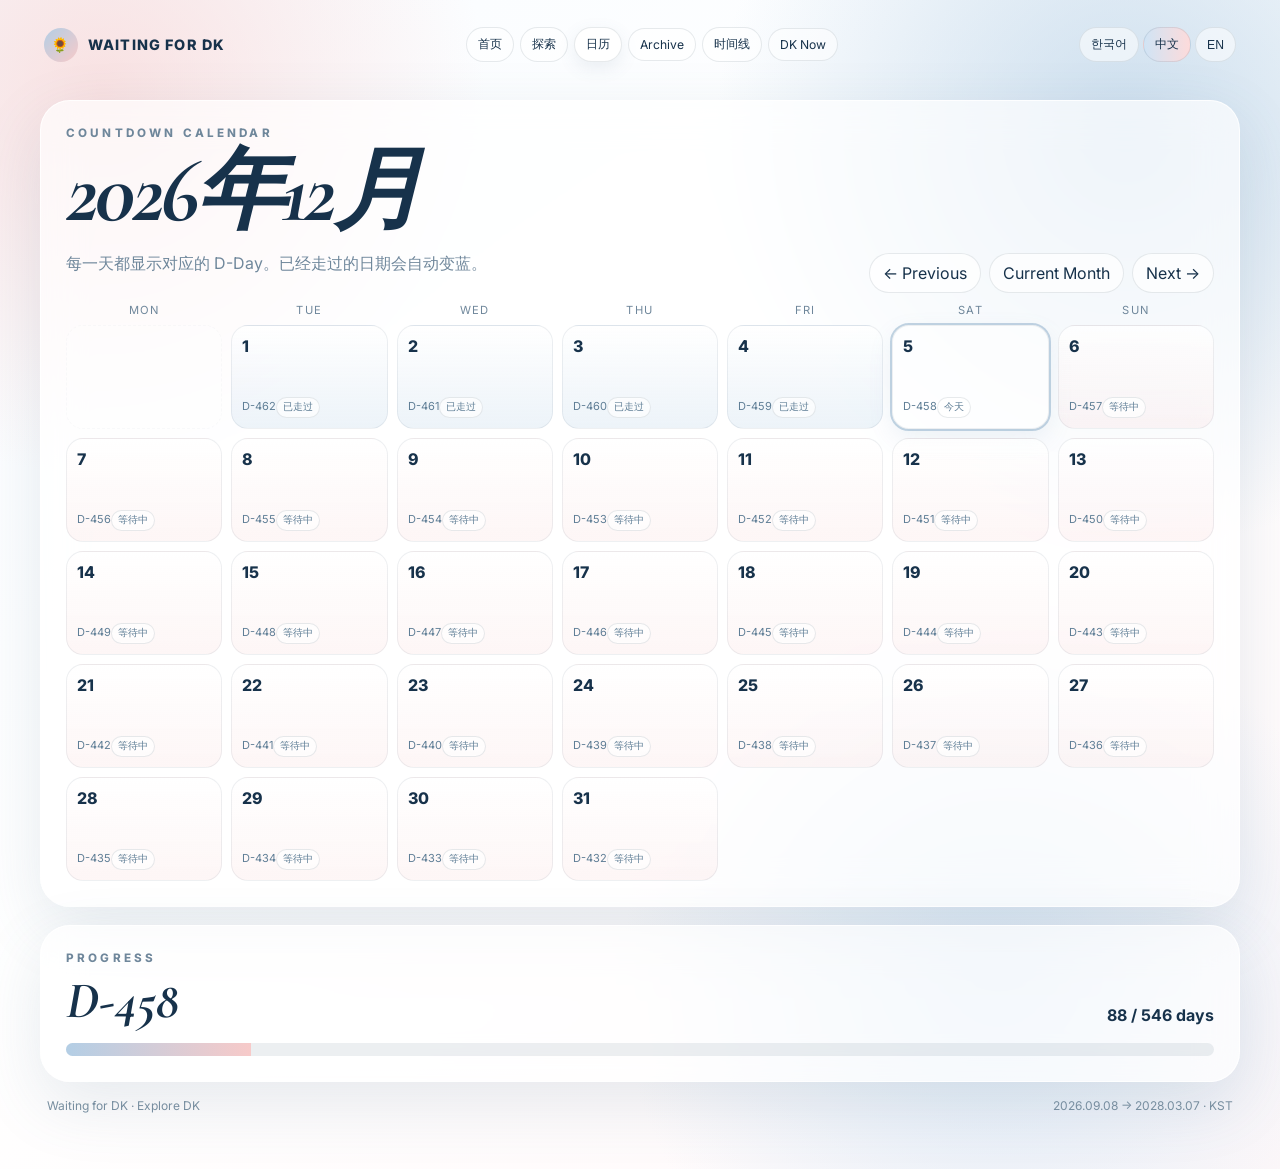
<file: calendar.html>
<!doctype html><html lang="zh-Hans"><head><meta charset="utf-8"><meta name="viewport" content="width=device-width,initial-scale=1"><title>Countdown Calendar · Waiting for DK</title><link rel="preconnect" href="https://fonts.googleapis.com"><link rel="preconnect" href="https://fonts.gstatic.com" crossorigin><link href="https://fonts.googleapis.com/css2?family=Cormorant+Garamond:ital,wght@0,500;0,600;1,500;1,600&family=Inter:wght@400;500;600;700;800&display=swap" rel="stylesheet"><link rel="stylesheet" href="assets/style.css"></head><body><div class="wrap"><nav class="site-nav"></nav>
<section class="glass section"><div class="calendar-head"><div><div class="eyebrow">COUNTDOWN CALENDAR</div><h1 class="page-title" id="monthTitle">September 2026</h1><p class="lede">每一天都显示对应的 D-Day。已经走过的日期会自动变蓝。</p></div><div class="row"><button class="btn" id="prevMonth">← Previous</button><button class="btn" id="currentMonth">Current Month</button><button class="btn" id="nextMonth">Next →</button></div></div>
<div class="weekdays"><div class="weekday">Mon</div><div class="weekday">Tue</div><div class="weekday">Wed</div><div class="weekday">Thu</div><div class="weekday">Fri</div><div class="weekday">Sat</div><div class="weekday">Sun</div></div><div class="calendar-grid" id="calendarGrid"></div></section>
<section class="glass section"><div class="section-head"><div><div class="eyebrow">PROGRESS</div><h2 class="section-title" data-dday>D-540</h2></div><strong data-progress-text>6 / 546 days</strong></div><div class="progressbar"><div class="fill" data-progress-fill></div></div></section>
<footer class="footer"></footer></div><div class="modal-back" id="modalBack"><div class="modal"><button class="close" id="modalClose">×</button><div id="modalContent"></div></div></div><script src="assets/data.js"></script><script src="assets/app.js"></script><script>
let CM=null;const START={y:2026,m:8},END={y:2028,m:2};function cmp(a,b){return a.y!==b.y?a.y-b.y:a.m-b.m}function clamp(s){if(cmp(s,START)<0)return {...START};if(cmp(s,END)>0)return {...END};return s}function addm(s,n){let y=s.y,m=s.m+n;while(m<0){m+=12;y--}while(m>11){m-=12;y++}return clamp({y,m})}function daysIn(y,m){return new Date(Date.UTC(y,m+1,0)).getUTCDate()}function monday(y,m){return (new Date(Date.UTC(y,m,1)).getUTCDay()+6)%7}function iso(y,m,d){return `${y}-${String(m).padStart(2,"0")}-${String(d).padStart(2,"0")}`}
function renderCal(){const t=kst();if(!CM)CM=clamp({y:t.y,m:t.m-1});monthTitle.textContent=new Intl.DateTimeFormat(LANG==="zh"?"zh-CN":LANG==="ko"?"ko-KR":"en-US",{year:"numeric",month:"long"}).format(new Date(CM.y,CM.m,1));calendarGrid.innerHTML="";for(let i=0;i<monday(CM.y,CM.m);i++){let e=document.createElement("div");e.className="day empty";calendarGrid.appendChild(e)}for(let d=1;d<=daysIn(CM.y,CM.m);d++){const s=iso(CM.y,CM.m+1,d);let c="outside",meta="";if(s>=ENLISTMENT&&s<=DISCHARGE){const r=diff(s,DISCHARGE),dd=r===0?"D-DAY":`D-${r}`;let label;if(s<t.iso){c="completed";label=TEXT[LANG].past}else if(s===t.iso){c="today";label=TEXT[LANG].today}else{c="future";label=TEXT[LANG].future}meta=`<div class="day-meta">${dd}<span class="badge">${label}</span></div>`}let e=document.createElement("div");e.className="day "+c;e.innerHTML=`<div class="day-number">${d}</div>${meta}`;calendarGrid.appendChild(e)}prevMonth.disabled=cmp(CM,START)<=0;nextMonth.disabled=cmp(CM,END)>=0}
document.addEventListener("DOMContentLoaded",()=>{renderCal();prevMonth.onclick=()=>{CM=addm(CM,-1);renderCal()};nextMonth.onclick=()=>{CM=addm(CM,1);renderCal()};currentMonth.onclick=()=>{const t=kst();CM=clamp({y:t.y,m:t.m-1});renderCal()}})
</script><script>document.addEventListener("DOMContentLoaded",()=>initNav("calendar"));</script></body></html>
</file>
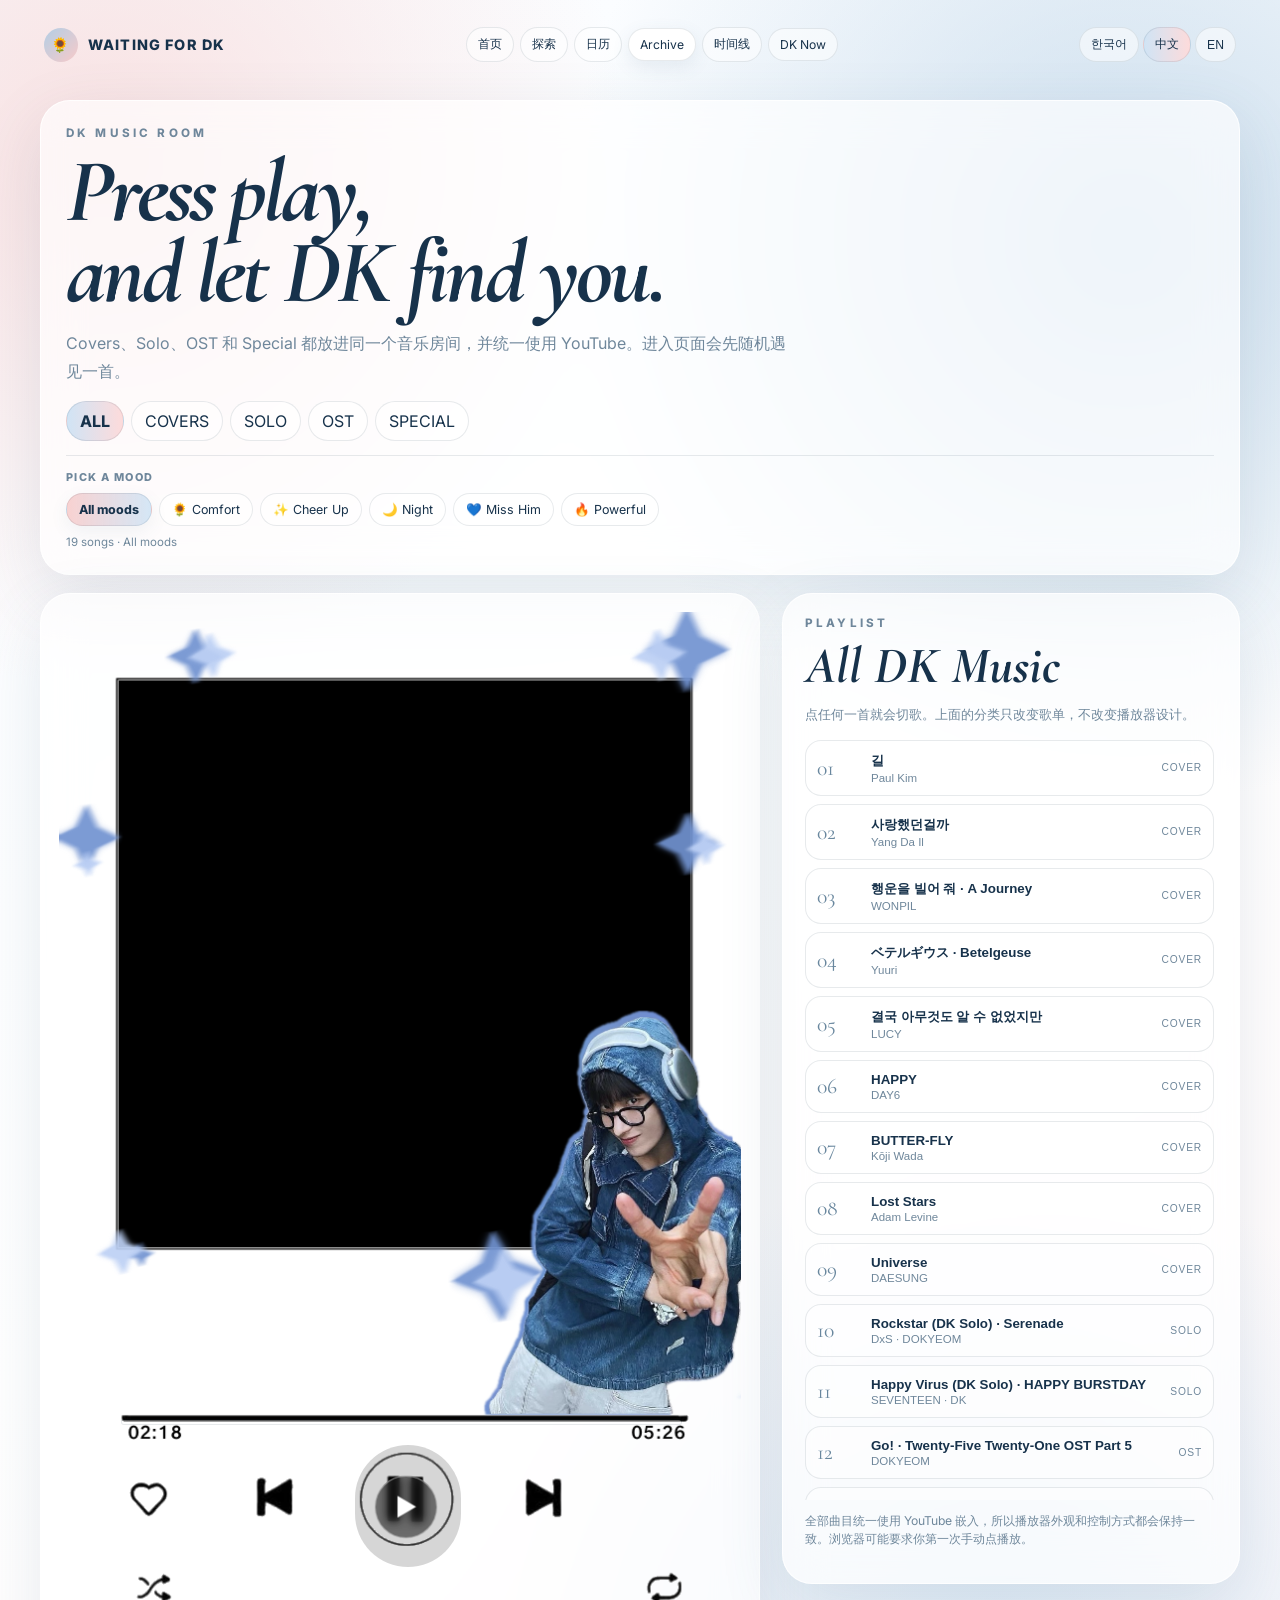
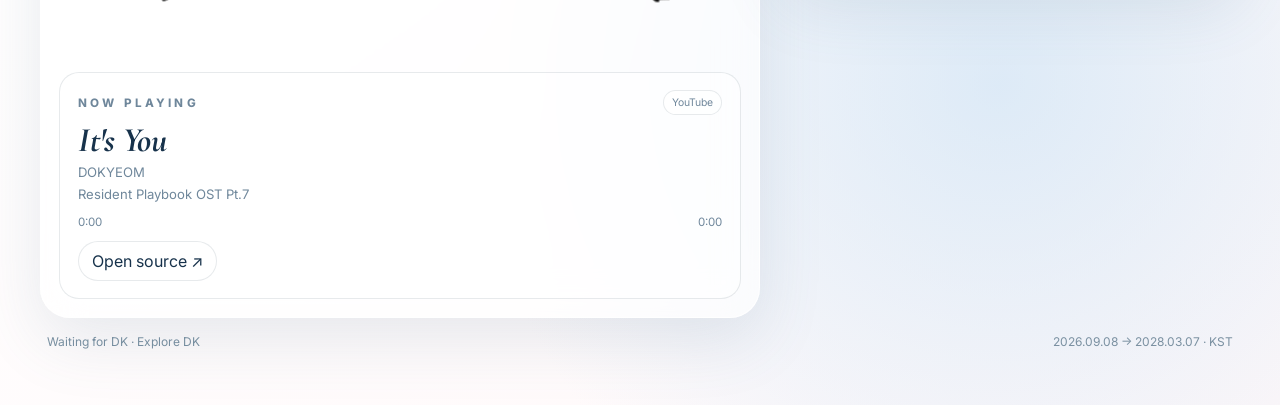
<file: covers.html>
<!doctype html>
<html lang="zh-Hans">
<head>
<meta charset="utf-8"><meta name="viewport" content="width=device-width,initial-scale=1">
<title>DK Music Room · Waiting for DK</title>
<link rel="preconnect" href="https://fonts.googleapis.com"><link rel="preconnect" href="https://fonts.gstatic.com" crossorigin>
<link href="https://fonts.googleapis.com/css2?family=Cormorant+Garamond:ital,wght@0,500;0,600;1,500;1,600&family=Inter:wght@400;500;600;700;800&display=swap" rel="stylesheet">
<link rel="stylesheet" href="assets/style.css">
</head>
<body>
<div class="wrap">
<nav class="site-nav"></nav>

<section class="glass section">
 <div class="eyebrow">DK MUSIC ROOM</div>
 <h1 class="page-title">Press play,<br>and let DK find you.</h1>
 <p class="lede">Covers、Solo、OST 和 Special 都放进同一个音乐房间，并统一使用 YouTube。进入页面会先随机遇见一首。</p>
 <div class="music-tabs">
   <button class="music-tab active" data-cat="all">ALL</button>
   <button class="music-tab" data-cat="cover">COVERS</button>
   <button class="music-tab" data-cat="solo">SOLO</button>
   <button class="music-tab" data-cat="ost">OST</button>
   <button class="music-tab" data-cat="special">SPECIAL</button>
 </div>
 <div class="mood-row">
   <div class="mood-label">PICK A MOOD</div>
   <div class="mood-tabs">
     <button class="mood-tab active" data-mood="all">All moods</button>
     <button class="mood-tab" data-mood="comfort">🌻 Comfort</button>
     <button class="mood-tab" data-mood="cheer">✨ Cheer Up</button>
     <button class="mood-tab" data-mood="night">🌙 Night</button>
     <button class="mood-tab" data-mood="miss">💙 Miss Him</button>
     <button class="mood-tab" data-mood="powerful">🔥 Powerful</button>
   </div>
   <div class="mood-summary" id="moodSummary">All songs · let DK choose one for you.</div>
 </div>
</section>

<section class="dk-player-page" style="margin-top:18px">
 <article class="glass dk-player-card">
  <div class="skin-player">
    <div class="player-video" id="youtubeStage"><div id="ytPlayer"></div></div>
    <div class="spotify-stage" id="spotifyStage"><div id="spotifyEmbed"></div></div>
    <img class="player-skin" src="assets/dk-player-skin.png" alt="DK player skin">

    <div class="player-progress" id="progressHit">
      <div class="player-progress-track"><div class="player-progress-fill" id="progressFill"></div></div>
    </div>

    <button class="player-hit hit-heart" id="heartBtn" aria-label="Favorite"></button>
    <button class="player-hit hit-prev" id="prevBtn" aria-label="Previous"></button>
    <button class="player-hit hit-play" id="playBtn" aria-label="Play or pause"></button>
    <button class="player-hit hit-next" id="nextBtn" aria-label="Next"></button>
    <button class="player-hit hit-shuffle" id="shuffleBtn" aria-label="Shuffle"></button>
    <button class="player-hit hit-repeat" id="repeatBtn" aria-label="Repeat"></button>

    <div class="play-state-icon" id="playIcon">▶</div>
    <div class="favorite-state" id="favoriteState">♥</div>
    <div class="mode-dot shuffle-dot" id="shuffleDot"></div>
    <div class="mode-dot repeat-dot" id="repeatDot"></div>
  </div>

  <div class="now-playing">
    <div class="row" style="justify-content:space-between">
      <div class="eyebrow" style="margin:0">NOW PLAYING</div>
      <span class="provider-badge" id="providerBadge">YouTube</span>
    </div>
    <h2 id="nowTitle">Loading…</h2>
    <div class="now-meta" id="nowArtist"></div>
    <div class="small" id="nowSubtitle" style="margin-top:4px"></div>
    <div class="time-row"><span id="currentTime">0:00</span><span id="duration">0:00</span></div>
    <div class="row" style="margin-top:12px">
      <a class="btn" id="sourceLink" target="_blank">Open source ↗</a>
      <a class="btn" id="behindLink" target="_blank" style="display:none">Behind ↗</a>
    </div>
  </div>
 </article>

 <aside class="glass playlist-panel">
   <div class="eyebrow">PLAYLIST</div>
   <h2 class="section-title" id="playlistTitle">All DK Music</h2>
   <p class="small">点任何一首就会切歌。上面的分类只改变歌单，不改变播放器设计。</p>
   <div class="playlist" id="playlist"></div>
   <p class="player-note">全部曲目统一使用 YouTube 嵌入，所以播放器外观和控制方式都会保持一致。浏览器可能要求你第一次手动点播放。</p>
 </aside>
</section>

<footer class="footer"></footer>
</div>

<div class="modal-back" id="modalBack"><div class="modal"><button class="close" id="modalClose">×</button><div id="modalContent"></div></div></div>

<script src="assets/data.js"></script>
<script src="assets/app.js"></script>
<script src="https://www.youtube.com/iframe_api"></script>
<script>
let allTracks=DATA.music||[];
let filtered=allTracks.slice();
let currentIndex=0;
let currentTrack=null;
let ytPlayer=null;
let shuffleMode=localStorage.getItem("dk-shuffle")==="1";
let repeatMode=localStorage.getItem("dk-repeat")==="1";
let currentCategory="all";
let currentMood="all";
let tick=null;

function formatTime(sec){
 sec=Math.max(0,Math.floor(Number(sec)||0));
 const m=Math.floor(sec/60),s=sec%60;
 return `${m}:${String(s).padStart(2,"0")}`;
}
function randomIndex(exclude){
 if(filtered.length<2)return 0;
 let i=exclude;
 while(i===exclude)i=Math.floor(Math.random()*filtered.length);
 return i;
}
function categoryTitle(cat){
 return {all:"All DK Music",cover:"DK Covers",solo:"DK Solo",ost:"DK OST",special:"Special / Collab"}[cat]||"DK Music";
}
function favoriteKey(){return currentTrack?`dk-fav-${currentTrack.id}`:"dk-fav-none"}
function refreshFavorite(){favoriteState.classList.toggle("show",localStorage.getItem(favoriteKey())==="1")}
function showProvider(provider){
 youtubeStage.style.display="block";
 spotifyStage.classList.remove("active");
 providerBadge.textContent="YouTube";
 progressHit.style.opacity="1";
 progressHit.style.pointerEvents="auto";
 currentTime.style.opacity="1";
 duration.style.opacity="1";
}
function renderPlaylist(){
 playlistTitle.textContent=categoryTitle(currentCategory);
 playlist.innerHTML=filtered.length?filtered.map((t,i)=>`
 <button class="track-item ${currentTrack&&t.id===currentTrack.id?"active":""}" data-i="${i}">
  <span class="track-num">${String(i+1).padStart(2,"0")}</span>
  <span><span class="track-title">${t.title}${t.subtitle?` · ${t.subtitle}`:""}</span><span class="track-artist">${t.artist}</span></span>
  <span class="track-lang">${t.category}</span>
 </button>`).join(""):`<div class="music-empty">No tracks in this room yet.</div>`;
 document.querySelectorAll(".track-item").forEach(b=>b.onclick=()=>loadTrack(Number(b.dataset.i),true));
}
function updateMeta(t){
 nowTitle.textContent=t.title;
 nowArtist.textContent=t.artist||"DOKYEOM";
 nowSubtitle.textContent=t.subtitle||"";
 sourceLink.href=t.url;
 if(t.behind){behindLink.href=t.behind;behindLink.style.display=""}else behindLink.style.display="none";
 refreshFavorite();renderPlaylist();
}

function loadYoutube(t,autoplay=true){
 showProvider("youtube");
 if(ytPlayer&&ytPlayer.loadVideoById){
   if(autoplay)ytPlayer.loadVideoById(t.youtube_id); else ytPlayer.cueVideoById(t.youtube_id);
 }
}
function loadTrack(i,autoplay=true){
 if(!filtered.length)return;
 currentIndex=(i+filtered.length)%filtered.length;
 currentTrack=filtered[currentIndex];
 updateMeta(currentTrack);
 loadYoutube(currentTrack,autoplay);
}
function nextTrack(){loadTrack(shuffleMode?randomIndex(currentIndex):currentIndex+1,true)}
function prevTrack(){loadTrack(shuffleMode?randomIndex(currentIndex):currentIndex-1,true)}

heartBtn.onclick=()=>{
 const k=favoriteKey();
 if(localStorage.getItem(k)==="1")localStorage.removeItem(k);else localStorage.setItem(k,"1");
 refreshFavorite();
};
prevBtn.onclick=prevTrack;
nextBtn.onclick=nextTrack;
shuffleBtn.onclick=()=>{shuffleMode=!shuffleMode;localStorage.setItem("dk-shuffle",shuffleMode?"1":"0");shuffleDot.classList.toggle("show",shuffleMode)};
repeatBtn.onclick=()=>{repeatMode=!repeatMode;localStorage.setItem("dk-repeat",repeatMode?"1":"0");repeatDot.classList.toggle("show",repeatMode)};
playBtn.onclick=()=>{
 if(!currentTrack||!ytPlayer)return;
 const s=ytPlayer.getPlayerState();
 s===YT.PlayerState.PLAYING?ytPlayer.pauseVideo():ytPlayer.playVideo();
};
progressHit.onclick=e=>{
 if(!currentTrack||!ytPlayer||!ytPlayer.getDuration)return;
 const rect=progressHit.getBoundingClientRect(),ratio=Math.max(0,Math.min(1,(e.clientX-rect.left)/rect.width));
 ytPlayer.seekTo(ytPlayer.getDuration()*ratio,true);
};

function applyFilters(chooseRandom=false){
 filtered=allTracks.filter(t=>{
   const catOK=currentCategory==="all"||t.category===currentCategory;
   const moodOK=currentMood==="all"||(t.moods||[]).includes(currentMood);
   return catOK&&moodOK;
 });
 const moodNames={all:"All moods",comfort:"🌻 Comfort",cheer:"✨ Cheer Up",night:"🌙 Night",miss:"💙 Miss Him",powerful:"🔥 Powerful"};
 moodSummary.textContent=`${filtered.length} song${filtered.length===1?"":"s"} · ${moodNames[currentMood]}`;
 renderPlaylist();
 if(chooseRandom&&filtered.length)loadTrack(Math.floor(Math.random()*filtered.length),false);
}
function setCategory(cat){
 currentCategory=cat;
 document.querySelectorAll(".music-tab").forEach(b=>b.classList.toggle("active",b.dataset.cat===cat));
 applyFilters(true);
}
function setMood(mood){
 currentMood=mood;
 document.querySelectorAll(".mood-tab").forEach(b=>b.classList.toggle("active",b.dataset.mood===mood));
 applyFilters(true);
}

function onYouTubeIframeAPIReady(){
 const firstYT=allTracks.find(t=>t.provider==="youtube");
 ytPlayer=new YT.Player("ytPlayer",{
   videoId:firstYT?firstYT.youtube_id:"",
   playerVars:{autoplay:0,controls:0,rel:0,playsinline:1,enablejsapi:1},
   events:{
    onStateChange:e=>{
      if(currentTrack)playIcon.textContent=e.data===YT.PlayerState.PLAYING?"Ⅱ":"▶";
      if(e.data===YT.PlayerState.ENDED&&currentTrack){
        repeatMode?(ytPlayer.seekTo(0),ytPlayer.playVideo()):nextTrack();
      }
    }
   }
 });
 tick=setInterval(()=>{
   if(!currentTrack||!ytPlayer||!ytPlayer.getDuration)return;
   const dur=ytPlayer.getDuration()||0,cur=ytPlayer.getCurrentTime()||0;
   duration.textContent=formatTime(dur);currentTime.textContent=formatTime(cur);progressFill.style.width=dur?`${cur/dur*100}%`:"0%";
 },500);
}


document.addEventListener("DOMContentLoaded",()=>{
 initNav("archive");
 shuffleDot.classList.toggle("show",shuffleMode);
 repeatDot.classList.toggle("show",repeatMode);
 document.querySelectorAll(".music-tab").forEach(b=>b.onclick=()=>setCategory(b.dataset.cat));
 document.querySelectorAll(".mood-tab").forEach(b=>b.onclick=()=>setMood(b.dataset.mood));
 filtered=allTracks.slice();
 applyFilters(false);
 if(filtered.length)loadTrack(Math.floor(Math.random()*filtered.length),false);
});
</script>
</body>
</html>
</file>
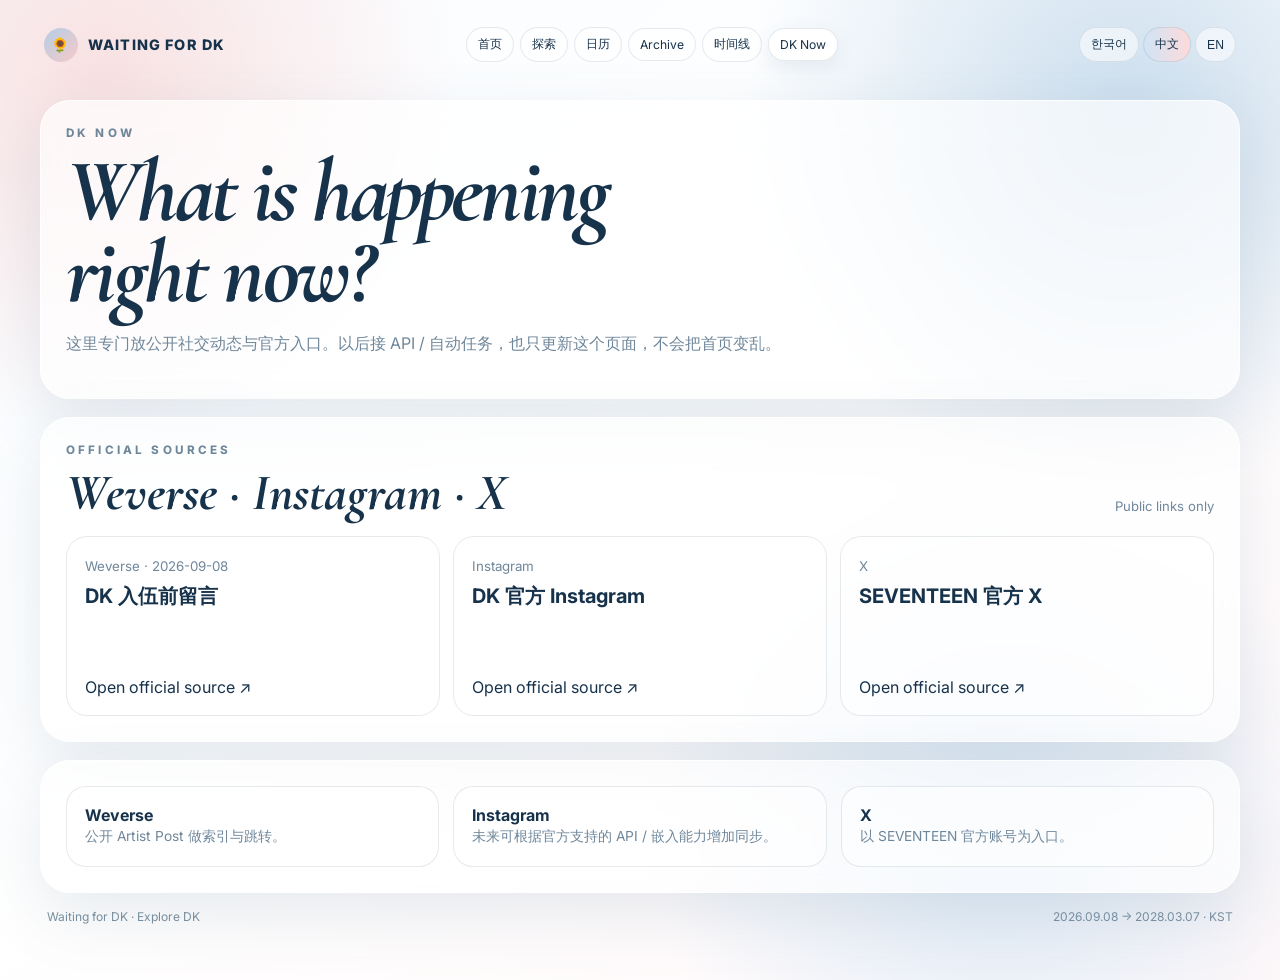
<file: now.html>
<!doctype html><html lang="zh-Hans"><head><meta charset="utf-8"><meta name="viewport" content="width=device-width,initial-scale=1"><title>DK Now · Waiting for DK</title><link rel="preconnect" href="https://fonts.googleapis.com"><link rel="preconnect" href="https://fonts.gstatic.com" crossorigin><link href="https://fonts.googleapis.com/css2?family=Cormorant+Garamond:ital,wght@0,500;0,600;1,500;1,600&family=Inter:wght@400;500;600;700;800&display=swap" rel="stylesheet"><link rel="stylesheet" href="assets/style.css"></head><body><div class="wrap"><nav class="site-nav"></nav>
<section class="glass section"><div class="eyebrow">DK NOW</div><h1 class="page-title">What is happening<br>right now?</h1><p class="lede">这里专门放公开社交动态与官方入口。以后接 API / 自动任务，也只更新这个页面，不会把首页变乱。</p></section>
<section class="glass section"><div class="section-head"><div><div class="eyebrow">OFFICIAL SOURCES</div><h2 class="section-title">Weverse · Instagram · X</h2></div><span class="small">Public links only</span></div><div class="social-grid" id="socialGrid"></div></section>
<section class="glass section"><div class="grid3"><div class="card"><b>Weverse</b><p>公开 Artist Post 做索引与跳转。</p></div><div class="card"><b>Instagram</b><p>未来可根据官方支持的 API / 嵌入能力增加同步。</p></div><div class="card"><b>X</b><p>以 SEVENTEEN 官方账号为入口。</p></div></div></section>
<footer class="footer"></footer></div><div class="modal-back" id="modalBack"><div class="modal"><button class="close" id="modalClose">×</button><div id="modalContent"></div></div></div><script src="assets/data.js"></script><script src="assets/app.js"></script><script>document.addEventListener("DOMContentLoaded",()=>{socialGrid.innerHTML=DATA.social.map(s=>`<a class="social-card" href="${s.url}" target="_blank"><div><small>${s.platform}${s.date?` · ${s.date}`:""}</small><b style="display:block;margin-top:8px">${txt(s.title)}</b></div><span>Open official source ↗</span></a>`).join("")})</script><script>document.addEventListener("DOMContentLoaded",()=>initNav("now"));</script></body></html>
</file>
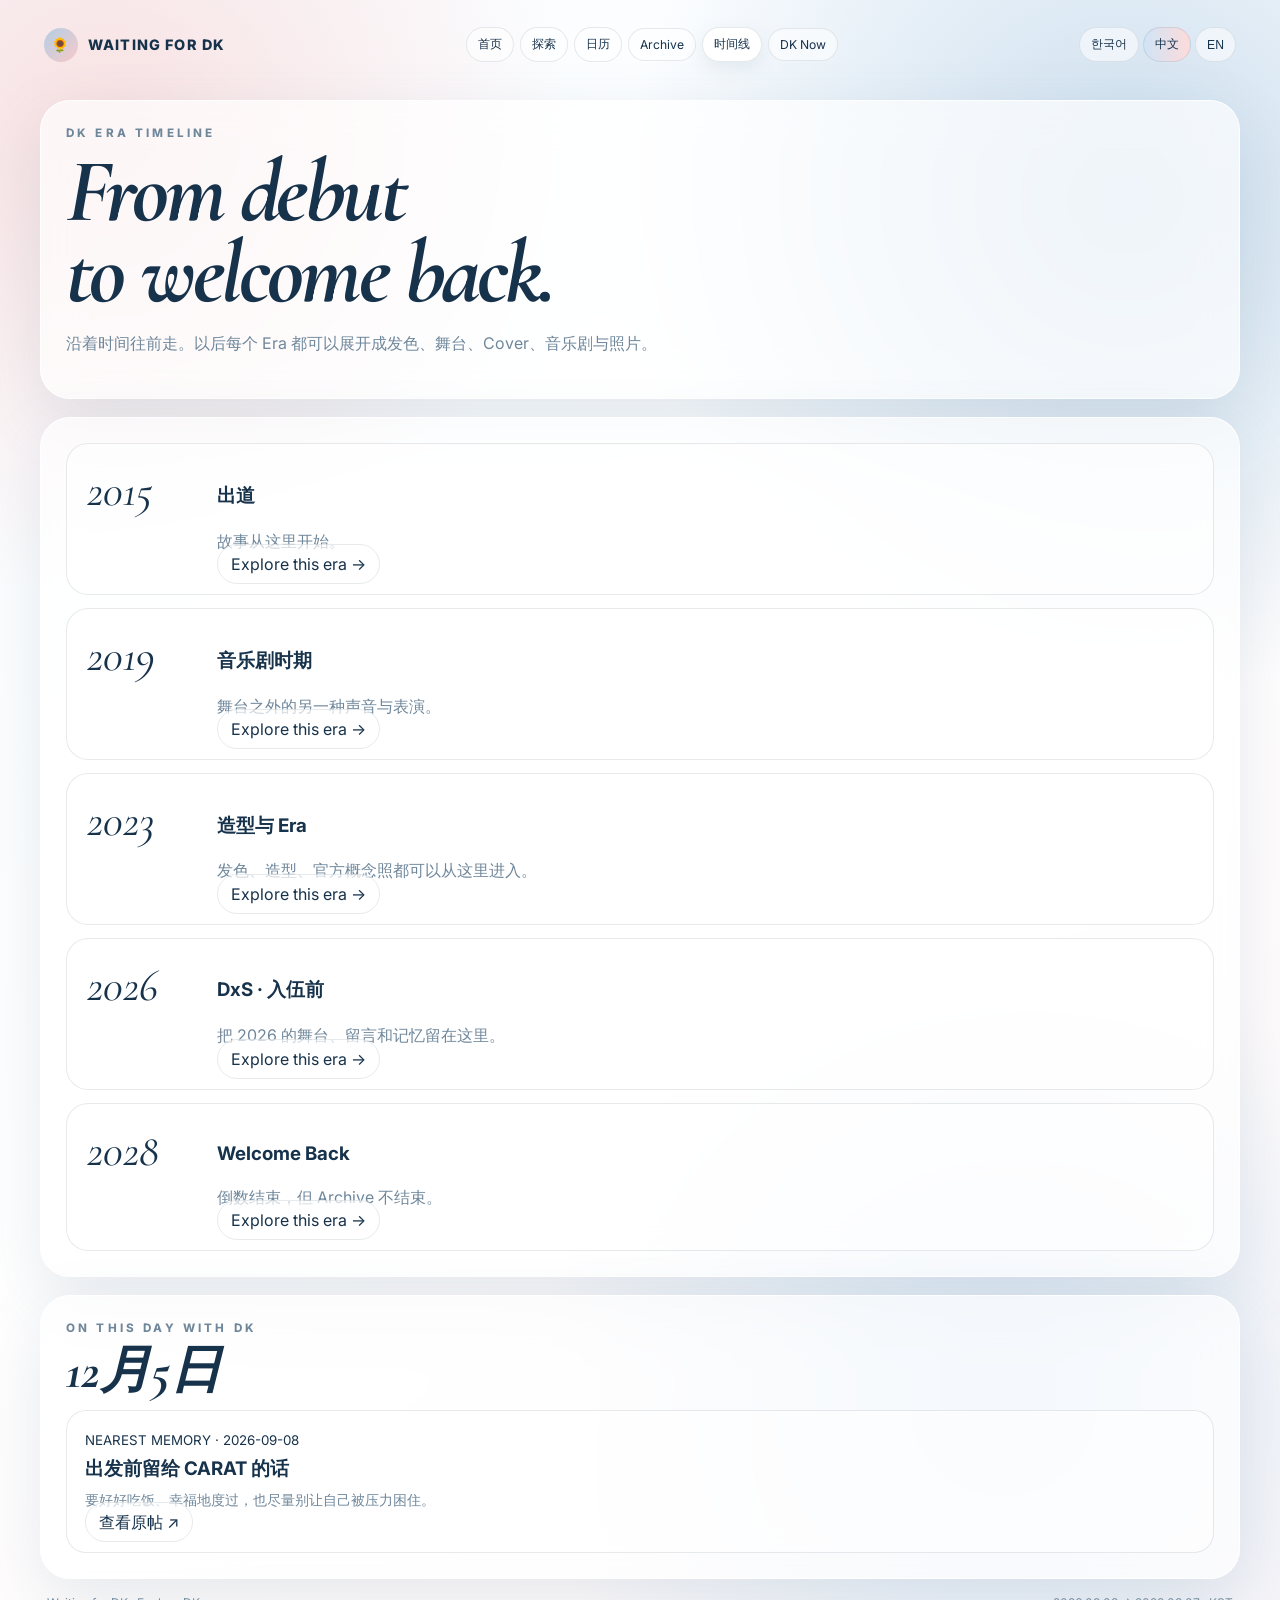
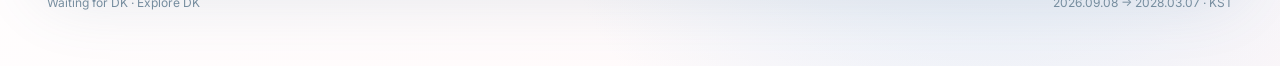
<file: timeline.html>
<!doctype html><html lang="zh-Hans"><head><meta charset="utf-8"><meta name="viewport" content="width=device-width,initial-scale=1"><title>Era Timeline · Waiting for DK</title><link rel="preconnect" href="https://fonts.googleapis.com"><link rel="preconnect" href="https://fonts.gstatic.com" crossorigin><link href="https://fonts.googleapis.com/css2?family=Cormorant+Garamond:ital,wght@0,500;0,600;1,500;1,600&family=Inter:wght@400;500;600;700;800&display=swap" rel="stylesheet"><link rel="stylesheet" href="assets/style.css"></head><body><div class="wrap"><nav class="site-nav"></nav>
<section class="glass section"><div class="eyebrow">DK ERA TIMELINE</div><h1 class="page-title">From debut<br>to welcome back.</h1><p class="lede">沿着时间往前走。以后每个 Era 都可以展开成发色、舞台、Cover、音乐剧与照片。</p></section>
<section class="glass section"><div class="timeline" id="timelineList"></div></section>
<section class="glass section"><div class="eyebrow">ON THIS DAY WITH DK</div><h2 class="section-title" id="todayTitle"></h2><div class="card" id="todayCard" style="margin-top:14px"></div></section>
<footer class="footer"></footer></div><div class="modal-back" id="modalBack"><div class="modal"><button class="close" id="modalClose">×</button><div id="modalContent"></div></div></div><script src="assets/data.js"></script><script src="assets/app.js"></script><script>
document.addEventListener("DOMContentLoaded",()=>{timelineList.innerHTML=DATA.timeline.map(e=>`<article class="era"><div class="era-year">${e.year}</div><div><h3>${txt(e.label)}</h3><p>${txt(e.detail)}</p><a class="btn" href="archive.html">Explore this era →</a></div></article>`).join("");const t=kst(),md=`-${String(t.m).padStart(2,"0")}-${String(t.d).padStart(2,"0")}`,exact=DATA.moments.filter(m=>m.date.endsWith(md)),m=(exact.length?exact:DATA.moments)[0];todayTitle.textContent=new Intl.DateTimeFormat(LANG==="zh"?"zh-CN":LANG==="ko"?"ko-KR":"en-US",{month:"long",day:"numeric"}).format(new Date(2026,t.m-1,t.d));todayCard.innerHTML=`<small>${exact.length?"ON THIS DAY":"NEAREST MEMORY"} · ${m.date}</small><h3>${txt(m.title)}</h3><p>${txt(m.excerpt)}</p><a class="btn" target="_blank" href="${m.url}">${TEXT[LANG].open} ↗</a>`})
</script><script>document.addEventListener("DOMContentLoaded",()=>initNav("timeline"));</script></body></html>
</file>
<file: assets/style.css>
:root{--ink:#17324b;--muted:#6f879b;--blue:#b3cee5;--blue2:#d0e4f5;--pink:#f7cac9;--pink2:#fddbdb;--line:rgba(23,50,75,.10);--glass:rgba(255,255,255,.68);--shadow:0 22px 65px rgba(75,111,142,.14)}
*{box-sizing:border-box}html{scroll-behavior:smooth}body{margin:0;color:var(--ink);font-family:Inter,-apple-system,BlinkMacSystemFont,"Segoe UI","PingFang SC","Noto Sans KR","Microsoft YaHei",sans-serif;background:radial-gradient(circle at 8% 8%,rgba(247,202,201,.54),transparent 24%),radial-gradient(circle at 88% 12%,rgba(179,206,229,.68),transparent 27%),radial-gradient(circle at 78% 84%,rgba(208,228,245,.72),transparent 27%),linear-gradient(145deg,#f9fcff,#fff 48%,#fff8f9);min-height:100vh}a{color:inherit}.wrap{width:min(1200px,calc(100% - 28px));margin:auto;padding:18px 0 56px}.glass{background:var(--glass);border:1px solid rgba(255,255,255,.82);box-shadow:var(--shadow);backdrop-filter:blur(20px);-webkit-backdrop-filter:blur(20px);border-radius:30px}.site-nav{display:flex;align-items:center;justify-content:space-between;gap:14px;padding:9px 4px 20px}.brand{display:flex;align-items:center;gap:10px;text-decoration:none;font-weight:800;letter-spacing:.08em;text-transform:uppercase;font-size:.9rem}.brand-mark{width:34px;height:34px;border-radius:50%;display:grid;place-items:center;background:linear-gradient(135deg,var(--blue),var(--pink))}.nav-links{display:flex;align-items:center;gap:6px;flex-wrap:wrap}.nav-links a,.lang button{border:1px solid var(--line);background:rgba(255,255,255,.54);border-radius:999px;padding:8px 11px;text-decoration:none;font-size:.76rem}.nav-links a.active{background:#fff;box-shadow:0 6px 18px rgba(74,109,136,.1)}.lang{display:flex;gap:4px}.lang button{cursor:pointer;color:var(--ink)}.lang button.active{background:linear-gradient(90deg,var(--blue2),var(--pink2))}.eyebrow{font-size:.73rem;letter-spacing:.27em;text-transform:uppercase;color:var(--muted);font-weight:760;margin-bottom:12px}.serif{font-family:"Cormorant Garamond",Georgia,serif;font-style:italic}.page-title{font-family:"Cormorant Garamond",Georgia,serif;font-style:italic;font-size:clamp(3.1rem,7vw,6.8rem);line-height:.9;letter-spacing:-.04em;margin:0}.section-title{font-family:"Cormorant Garamond",Georgia,serif;font-style:italic;font-size:clamp(2.2rem,4vw,3.7rem);line-height:.95;margin:0}.lede{color:var(--muted);line-height:1.75;max-width:720px}.btn{border:1px solid var(--line);background:rgba(255,255,255,.68);border-radius:999px;padding:9px 13px;text-decoration:none;cursor:pointer;color:var(--ink);font:inherit}.btn.primary{background:linear-gradient(90deg,var(--blue2),var(--pink2));border-color:transparent;font-weight:700}.row{display:flex;gap:8px;align-items:center;flex-wrap:wrap}.grid2{display:grid;grid-template-columns:repeat(2,minmax(0,1fr));gap:18px}.grid3{display:grid;grid-template-columns:repeat(3,minmax(0,1fr));gap:14px}.panel{padding:25px}.section{margin-top:18px;padding:25px}.section-head{display:flex;justify-content:space-between;align-items:end;gap:16px;flex-wrap:wrap;margin-bottom:18px}.small{color:var(--muted);font-size:.82rem;line-height:1.65}.card{padding:18px;border:1px solid var(--line);border-radius:20px;background:rgba(255,255,255,.5)}.card h3{margin:7px 0 7px}.card p{margin:0;color:var(--muted);line-height:1.65;font-size:.86rem}.footer{display:flex;justify-content:space-between;gap:12px;flex-wrap:wrap;padding:16px 7px 0;color:#7a90a1;font-size:.75rem}
.home-hero{display:grid;grid-template-columns:1.08fr .92fr;gap:18px}.home-copy{min-height:630px;padding:clamp(28px,5vw,60px);display:flex;flex-direction:column;justify-content:center}.ddayrow{display:flex;align-items:flex-end;gap:14px;flex-wrap:wrap;margin:34px 0 18px}.dday{font-size:clamp(4.2rem,9vw,8.2rem);font-weight:850;line-height:.84;letter-spacing:-.06em;background:linear-gradient(110deg,#6d97b8,#d7959c);-webkit-background-clip:text;background-clip:text;color:transparent}.timer{display:grid;grid-template-columns:repeat(4,1fr);gap:8px;max-width:640px}.time{padding:14px 8px;text-align:center;background:rgba(255,255,255,.5);border:1px solid var(--line);border-radius:17px}.time b{display:block;font-size:clamp(1.3rem,3vw,2rem)}.time span{display:block;margin-top:4px;font-size:.62rem;letter-spacing:.13em;color:var(--muted);text-transform:uppercase}.hero-photo{min-height:630px;overflow:hidden;position:relative;background:linear-gradient(145deg,var(--blue2),#fff,var(--pink2))}.hero-photo img{position:absolute;inset:0;width:100%;height:100%;object-fit:cover}.hero-photo:after{content:"";position:absolute;inset:0;background:linear-gradient(180deg,transparent 42%,rgba(16,42,63,.76))}.photo-caption{position:absolute;left:25px;right:25px;bottom:24px;z-index:2;color:white}.photo-caption strong{display:block;font-size:2rem;font-family:"Cormorant Garamond",Georgia,serif;font-style:italic}.progressbar{height:13px;border-radius:999px;background:rgba(23,50,75,.08);overflow:hidden}.fill{height:100%;background:linear-gradient(90deg,var(--blue),var(--pink));width:0}.portal-grid{display:grid;grid-template-columns:repeat(3,1fr);gap:13px}.portal{min-height:190px;padding:20px;border-radius:23px;border:1px solid var(--line);background:rgba(255,255,255,.5);text-decoration:none;display:flex;flex-direction:column;justify-content:space-between;transition:.22s}.portal:hover{transform:translateY(-4px);box-shadow:0 14px 30px rgba(80,113,140,.10)}.portal .icon{font-size:1.8rem}.portal b{display:block;font-family:"Cormorant Garamond",Georgia,serif;font-size:1.9rem}.portal span{color:var(--muted);font-size:.82rem;line-height:1.5}.daily-card{padding:22px;border-radius:24px;background:linear-gradient(135deg,rgba(208,228,245,.62),rgba(253,219,219,.48))}.daily-card .ko{font-family:"Cormorant Garamond",Georgia,serif;font-size:2rem;line-height:1.15}
.moods{display:grid;grid-template-columns:repeat(3,1fr);gap:11px}.mood{min-height:130px;border:1px solid var(--line);border-radius:21px;background:rgba(255,255,255,.48);padding:18px;cursor:pointer;text-align:left;color:var(--ink);transition:.2s}.mood:hover{transform:translateY(-3px)}.mood .icon{font-size:1.65rem}.mood b{display:block;margin-top:14px}.mood span{display:block;margin-top:4px;color:var(--muted);font-size:.78rem}.surprise{overflow:hidden}.surprise-img{height:260px;background:linear-gradient(135deg,var(--blue2),var(--pink2))}.surprise-img img{width:100%;height:100%;object-fit:cover}.surprise-body{padding:20px}.universe{height:430px;position:relative;border-radius:24px;background:radial-gradient(circle at center,rgba(255,255,255,.78),rgba(208,228,245,.22) 52%,rgba(179,206,229,.12));border:1px solid var(--line)}.center-orb{position:absolute;left:50%;top:50%;transform:translate(-50%,-50%);width:126px;height:126px;border-radius:50%;display:grid;place-items:center;text-align:center;background:linear-gradient(135deg,var(--blue),var(--pink));font-family:"Cormorant Garamond",Georgia,serif;font-size:2rem;font-style:italic}.orb{position:absolute;border:1px solid var(--line);background:rgba(255,255,255,.74);border-radius:999px;padding:11px 14px;cursor:pointer}.o1{left:8%;top:16%}.o2{right:8%;top:15%}.o3{left:13%;bottom:18%}.o4{right:12%;bottom:17%}.o5{left:43%;top:6%}.o6{left:42%;bottom:6%}
.calendar-head{display:flex;justify-content:space-between;align-items:end;gap:14px;flex-wrap:wrap}.weekdays,.calendar-grid{display:grid;grid-template-columns:repeat(7,minmax(0,1fr));gap:9px}.weekday{text-align:center;color:var(--muted);font-size:.7rem;letter-spacing:.12em;text-transform:uppercase;padding-top:10px}.calendar-grid{margin-top:8px}.day{min-height:104px;padding:10px;border-radius:17px;background:rgba(255,255,255,.5);border:1px solid rgba(23,50,75,.07);display:flex;flex-direction:column;justify-content:space-between}.day.empty{opacity:.35;border-style:dashed}.day.completed{background:linear-gradient(180deg,rgba(255,255,255,.76),rgba(179,206,229,.24))}.day.future{background:linear-gradient(180deg,rgba(255,255,255,.76),rgba(247,202,201,.17))}.day.today{outline:2px solid rgba(109,151,184,.4);box-shadow:0 9px 24px rgba(109,151,184,.12)}.day.outside{opacity:.5}.day-number{font-weight:780}.day-meta{font-size:.69rem;color:#5f7e96}.badge{display:inline-flex;margin-top:5px;padding:3px 6px;border-radius:999px;background:rgba(255,255,255,.7);border:1px solid var(--line);font-size:.61rem}
.searchbar{display:grid;grid-template-columns:1fr auto;gap:8px}.searchbar input{border:1px solid var(--line);background:rgba(255,255,255,.66);border-radius:18px;padding:15px 17px;font:inherit;color:var(--ink);outline:none}.filters{display:flex;gap:7px;flex-wrap:wrap;margin:13px 0}.filter{border:1px solid var(--line);background:rgba(255,255,255,.6);border-radius:999px;padding:7px 10px;cursor:pointer}.filter.active{background:linear-gradient(90deg,var(--blue2),var(--pink2))}.archive-grid{display:grid;grid-template-columns:repeat(3,1fr);gap:13px}.archive-card{overflow:hidden;border:1px solid var(--line);border-radius:21px;background:rgba(255,255,255,.52)}.archive-img{height:170px;background:linear-gradient(135deg,var(--blue2),var(--pink2))}.archive-img img{width:100%;height:100%;object-fit:cover}.archive-body{padding:16px}.archive-body small{color:var(--muted)}.archive-body h3{margin:6px 0 7px}.archive-body p{margin:0;color:var(--muted);font-size:.82rem;line-height:1.6}.timeline{display:grid;gap:13px}.era{display:grid;grid-template-columns:110px 1fr;gap:20px;padding:20px;border:1px solid var(--line);border-radius:22px;background:rgba(255,255,255,.5)}.era-year{font-family:"Cormorant Garamond",Georgia,serif;font-size:2.8rem;font-style:italic}.era p{margin:4px 0 0;color:var(--muted);line-height:1.65}.social-grid{display:grid;grid-template-columns:repeat(3,1fr);gap:13px}.social-card{min-height:180px;padding:18px;border:1px solid var(--line);border-radius:21px;background:rgba(255,255,255,.5);text-decoration:none;display:flex;flex-direction:column;justify-content:space-between}.social-card b{font-size:1.25rem}.social-card small{color:var(--muted)}.modal-back{position:fixed;inset:0;background:rgba(13,31,47,.42);display:none;align-items:center;justify-content:center;padding:18px;z-index:20}.modal-back.show{display:flex}.modal{width:min(620px,100%);max-height:88vh;overflow:auto;background:#fff;padding:25px;border-radius:28px}.close{float:right;border:0;background:#eef4f8;border-radius:50%;width:34px;height:34px;cursor:pointer}
@media(max-width:900px){.home-hero{grid-template-columns:1fr}.hero-photo{min-height:540px}.grid2{grid-template-columns:1fr}.grid3,.archive-grid,.social-grid{grid-template-columns:1fr 1fr}.portal-grid{grid-template-columns:1fr 1fr}.moods{grid-template-columns:1fr 1fr}}
@media(max-width:690px){.nav-links{display:none}.grid3,.archive-grid,.social-grid{grid-template-columns:1fr}.portal-grid{grid-template-columns:1fr}.moods{grid-template-columns:1fr 1fr}.era{grid-template-columns:1fr}.weekdays,.calendar-grid{gap:5px}.day{min-height:82px;padding:7px}.day-meta{font-size:.61rem}}
@media(max-width:480px){.wrap{width:min(100% - 18px,1200px)}.home-copy{min-height:580px;padding:28px 21px}.hero-photo{min-height:470px}.timer{gap:5px}.moods{grid-template-columns:1fr}.universe{height:450px}.center-orb{width:106px;height:106px}.orb{font-size:.75rem}.o1{left:3%;top:12%}.o2{right:3%;top:13%}.o3{left:3%;bottom:20%}.o4{right:2%;bottom:19%}.o5{left:38%;top:3%}.o6{left:36%;bottom:4%}}

.mobile-dock{display:none}
@media(max-width:690px){
 .mobile-dock{position:fixed;left:10px;right:10px;bottom:10px;z-index:15;display:grid;grid-template-columns:repeat(6,1fr);gap:4px;padding:7px;background:rgba(255,255,255,.86);border:1px solid var(--line);border-radius:22px;box-shadow:0 16px 45px rgba(35,61,82,.18);backdrop-filter:blur(18px)}
 .mobile-dock a{text-decoration:none;text-align:center;padding:7px 2px;border-radius:14px;font-size:.58rem;color:var(--muted)}
 .mobile-dock a b{display:block;font-size:1rem;margin-bottom:2px}
 .mobile-dock a.active{background:linear-gradient(135deg,var(--blue2),var(--pink2));color:var(--ink)}
 body{padding-bottom:76px}
}

.cover-hero{display:grid;grid-template-columns:1.1fr .9fr;gap:18px}
.cover-stats{padding:24px;display:flex;flex-direction:column;justify-content:space-between;min-height:260px}
.cover-stats .number{font-family:"Cormorant Garamond",Georgia,serif;font-style:italic;font-size:5rem;line-height:.9}
.cover-grid{display:grid;grid-template-columns:repeat(3,minmax(0,1fr));gap:13px}
.cover-card{min-height:230px;padding:19px;border:1px solid var(--line);border-radius:22px;background:rgba(255,255,255,.52);display:flex;flex-direction:column;justify-content:space-between}
.cover-card .cover-title{font-family:"Cormorant Garamond",Georgia,serif;font-size:2rem;line-height:1.02;margin:12px 0 6px}
.cover-card .artist{color:var(--muted);font-size:.82rem}
.cover-tags{display:flex;gap:5px;flex-wrap:wrap;margin-top:12px}
.cover-tags span{padding:5px 7px;border:1px solid var(--line);border-radius:999px;font-size:.64rem;color:#617b8f;background:rgba(255,255,255,.58)}
@media(max-width:900px){.cover-hero{grid-template-columns:1fr}.cover-grid{grid-template-columns:1fr 1fr}}
@media(max-width:690px){.cover-grid{grid-template-columns:1fr}}

/* v7 DK custom YouTube player */
.dk-player-page{display:grid;grid-template-columns:minmax(0,720px) 1fr;gap:22px;align-items:start}
.dk-player-card{padding:18px}
.skin-player{position:relative;width:min(100%,687px);aspect-ratio:687/1065;margin:0 auto}
.player-video{position:absolute;left:8.44%;top:6.29%;width:84.43%;height:53.99%;z-index:1;background:#000;overflow:hidden}
.player-video iframe,.player-video>div{width:100%!important;height:100%!important}
.player-skin{position:absolute;inset:0;width:100%;height:100%;z-index:3;pointer-events:none}
.player-progress{position:absolute;left:9.17%;top:75.75%;width:82.1%;height:18px;z-index:5;cursor:pointer;display:flex;align-items:center}
.player-progress-track{width:100%;height:4px;background:rgba(255,255,255,.32);border-radius:99px;overflow:hidden;box-shadow:0 0 0 1px rgba(23,50,75,.10)}
.player-progress-fill{height:100%;width:0;background:linear-gradient(90deg,var(--blue),var(--pink));border-radius:99px}
.player-hit{position:absolute;z-index:6;border:0;background:transparent;cursor:pointer;border-radius:999px}
.player-hit:hover{background:rgba(179,206,229,.10)}
.hit-heart{left:7.5%;top:80.7%;width:12%;height:8.8%}
.hit-prev{left:25.3%;top:80.3%;width:13%;height:9.2%}
.hit-play{left:43.4%;top:78.8%;width:15.5%;height:11.5%;background:rgba(0,0,0,.16)}
.hit-next{left:66.4%;top:80.3%;width:12%;height:9.2%}
.hit-shuffle{left:7.2%;top:90%;width:13%;height:7.2%}
.hit-repeat{right:4.2%;top:90%;width:13%;height:7.2%}
.play-state-icon{position:absolute;z-index:7;left:50.95%;top:84.6%;transform:translate(-50%,-50%);width:63px;height:63px;border-radius:50%;display:grid;place-items:center;pointer-events:none;background:rgba(0,0,0,.48);border:1px solid rgba(255,255,255,.55);color:white;font-size:24px;backdrop-filter:blur(5px)}
.favorite-state{position:absolute;z-index:7;left:13.5%;top:85.2%;transform:translate(-50%,-50%);pointer-events:none;color:#f7cac9;font-size:22px;text-shadow:0 0 14px rgba(247,202,201,.65);opacity:0}
.favorite-state.show{opacity:1}
.mode-dot{position:absolute;z-index:7;width:8px;height:8px;border-radius:50%;background:var(--pink);box-shadow:0 0 12px rgba(247,202,201,.9);opacity:0;pointer-events:none}
.mode-dot.show{opacity:1}.shuffle-dot{left:13%;top:95%}.repeat-dot{right:10%;top:95%}
.now-playing{margin-top:3px;padding:17px 18px;border-radius:20px;background:rgba(255,255,255,.5);border:1px solid var(--line)}
.now-playing h2{margin:4px 0 3px;font-family:"Cormorant Garamond",Georgia,serif;font-style:italic;font-size:2.15rem}
.now-meta{color:var(--muted);font-size:.82rem}.time-row{display:flex;justify-content:space-between;margin-top:9px;color:var(--muted);font-size:.72rem}
.playlist-panel{padding:22px;position:sticky;top:16px}
.playlist{display:grid;gap:8px;margin-top:14px;max-height:760px;overflow:auto;padding-right:3px}
.track-item{display:grid;grid-template-columns:44px 1fr auto;gap:10px;align-items:center;padding:11px;border:1px solid var(--line);border-radius:16px;background:rgba(255,255,255,.48);cursor:pointer;text-align:left;color:var(--ink);transition:.2s}
.track-item:hover{transform:translateX(2px);background:rgba(255,255,255,.72)}
.track-item.active{background:linear-gradient(90deg,rgba(208,228,245,.75),rgba(253,219,219,.65));box-shadow:0 8px 24px rgba(80,113,140,.08)}
.track-num{font-family:"Cormorant Garamond",Georgia,serif;font-size:1.35rem;color:#69879e}
.track-title{font-weight:700}.track-artist{display:block;margin-top:2px;color:var(--muted);font-size:.72rem}.track-lang{font-size:.64rem;color:var(--muted);text-transform:uppercase;letter-spacing:.08em}
.player-note{margin-top:12px;color:var(--muted);font-size:.76rem;line-height:1.55}
@media(max-width:980px){.dk-player-page{grid-template-columns:1fr}.playlist-panel{position:static}.playlist{max-height:none}}
@media(max-width:520px){.dk-player-card{padding:8px}.play-state-icon{width:46px;height:46px;font-size:18px}.now-playing h2{font-size:1.7rem}.playlist-panel{padding:17px}}

/* v8 Music Room */
.music-tabs{display:flex;gap:7px;flex-wrap:wrap;margin:15px 0 3px}
.music-tab{border:1px solid var(--line);background:rgba(255,255,255,.58);border-radius:999px;padding:9px 13px;cursor:pointer;color:var(--ink);font:inherit}
.music-tab.active{background:linear-gradient(90deg,var(--blue2),var(--pink2));font-weight:750}
.provider-badge{display:inline-flex;align-items:center;gap:5px;padding:5px 8px;border-radius:999px;border:1px solid var(--line);background:rgba(255,255,255,.58);font-size:.65rem;color:var(--muted)}
.spotify-stage{position:absolute;inset:0;width:100%;height:100%;z-index:1;background:#000;display:none}
.spotify-stage.active{display:block}
.spotify-stage iframe{border:0;width:100%;height:100%}
.music-empty{padding:25px;border:1px dashed var(--line);border-radius:18px;text-align:center;color:var(--muted)}

/* v10 Mood Music Room */
.mood-row{margin-top:14px;padding-top:14px;border-top:1px solid var(--line)}
.mood-label{font-size:.68rem;letter-spacing:.13em;font-weight:800;color:var(--muted);margin-bottom:9px}
.mood-tabs{display:flex;gap:7px;flex-wrap:wrap}
.mood-tab{border:1px solid var(--line);background:rgba(255,255,255,.52);border-radius:999px;padding:8px 12px;cursor:pointer;color:var(--ink);font:inherit;font-size:.78rem;transition:.18s}
.mood-tab:hover{transform:translateY(-1px);background:rgba(255,255,255,.78)}
.mood-tab.active{background:linear-gradient(90deg,rgba(247,202,201,.85),rgba(208,228,245,.9));font-weight:750;box-shadow:0 6px 18px rgba(80,113,140,.08)}
.mood-summary{margin-top:9px;color:var(--muted);font-size:.72rem}
</file>
